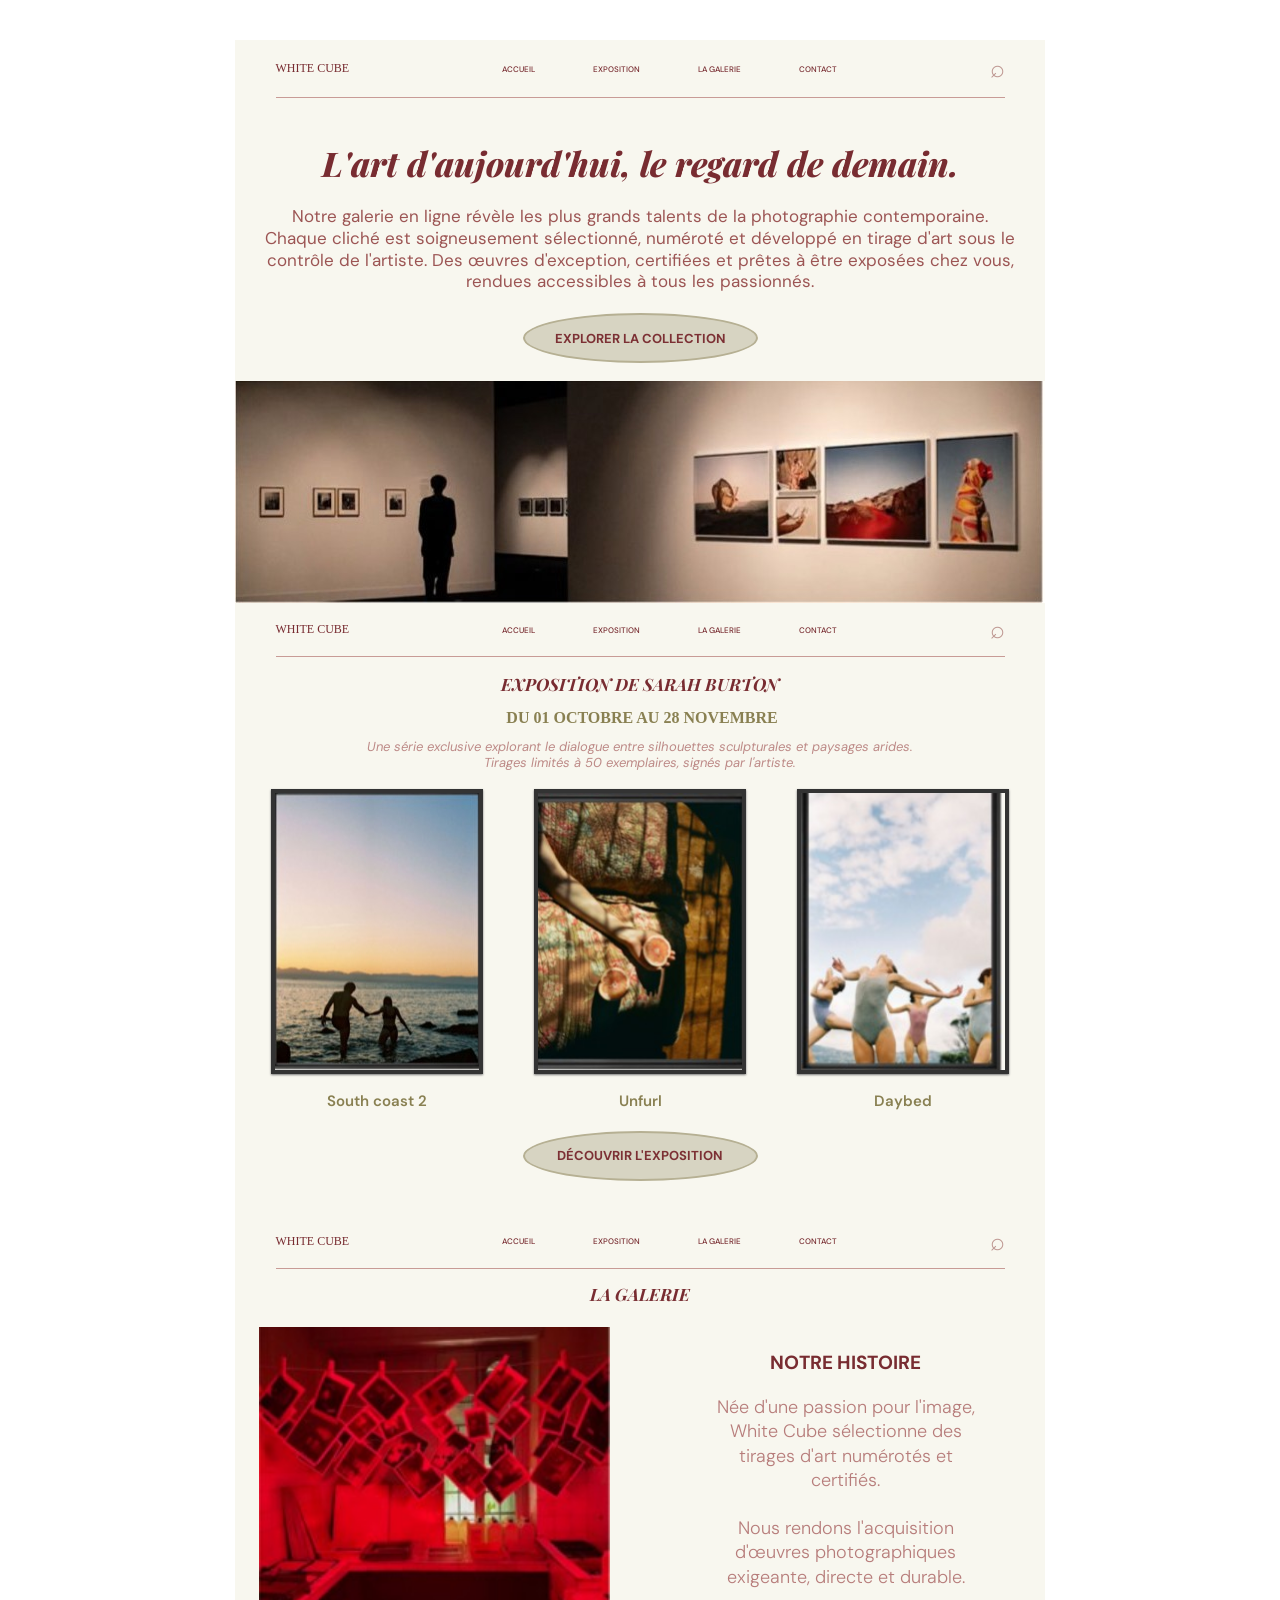
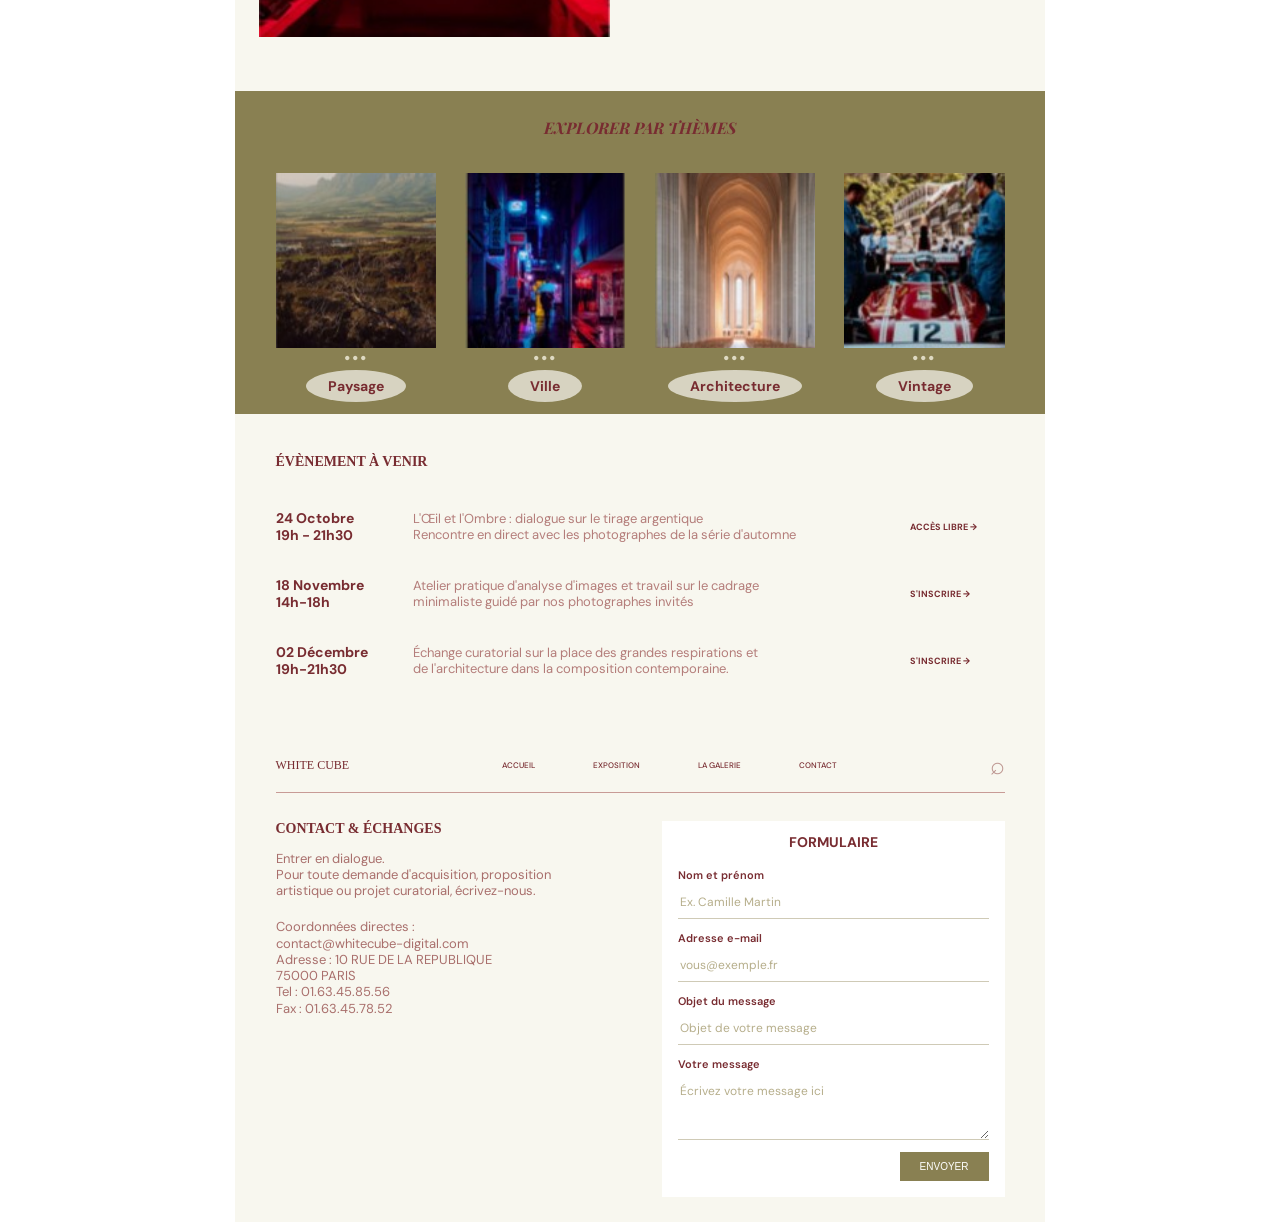
<file: index.html>
<!DOCTYPE html>
<html lang="fr">
<head>
    <meta charset="UTF-8">
    <meta name="viewport" content="width=device-width, initial-scale=1.0">
    <meta name="description" content="White Cube — Galerie en ligne de photographie contemporaine.">
    <title>White Cube Galerie de photographie contemporaine</title>
    <link rel="stylesheet" href="css/style.css">
</head>
<body>

    <header class="mobile-bar">
        <button
            class="menu-toggle"
            aria-label="Ouvrir le menu"
            aria-expanded="false"
            aria-controls="primary-navigation"
            type="button"
        >☰</button>
        <span>Maquette site web</span>
    </header>

    <main class="site">

        <section class="hero" id="accueil">
            <nav class="nav">
                <a class="brand" href="#accueil">WHITE CUBE</a>
                <div class="nav-links" id="primary-navigation">
                    <a href="#accueil">ACCUEIL</a>
                    <a href="#exposition">EXPOSITION</a>
                    <a href="#galerie">LA GALERIE</a>
                    <a href="#contact">CONTACT</a>
                </div>
                <span class="search" aria-hidden="true">⌕</span>
            </nav>

            <div class="hero-copy">
                <h1>L'art d'aujourd'hui, le regard de demain.</h1>
                <p>
                    Notre galerie en ligne révèle les plus grands talents de la photographie contemporaine.<br>
                    Chaque cliché est soigneusement sélectionné, numéroté et développé en tirage d'art sous le<br class="desktop-only">
                    contrôle de l'artiste. Des œuvres d'exception, certifiées et prêtes à être exposées chez vous,<br class="desktop-only">
                    rendues accessibles à tous les passionnés.
                </p>
                <a class="oval-button" href="#exposition">EXPLORER LA COLLECTION</a>
            </div>

            <img class="hero-photo" src="images/hero-gallery.jpg" alt="Vue d'une exposition de photographies">
        </section>

        <section class="exhibition section-pad" id="exposition">
            <nav class="nav compact">
                <a class="brand" href="#accueil">WHITE CUBE</a>
                <div class="nav-links">
                    <a href="#accueil">ACCUEIL</a>
                    <a href="#exposition">EXPOSITION</a>
                    <a href="#galerie">LA GALERIE</a>
                    <a href="#contact">CONTACT</a>
                </div>
                <span class="search" aria-hidden="true">⌕</span>
            </nav>

            <h2>EXPOSITION DE SARAH BURTON</h2>
            <p class="date-line">&nbsp;DU 01 OCTOBRE AU 28 NOVEMBRE</p>
            <p class="intro">
                Une série exclusive explorant le dialogue entre silhouettes sculpturales et paysages arides.<br>
                Tirages limités à 50 exemplaires, signés par l'artiste.
            </p>

            <div class="artworks">
                <article>
                    <img src="images/Unknown-1.jpeg" alt="Photographie South coast 2">
                    <h3>South coast 2</h3>
                </article>
                <article>
                    <img src="images/Unknown-2.jpeg" alt="Photographie Unfurl">
                    <h3>Unfurl</h3>
                </article>
                <article>
                    <img src="images/Unknown-3.jpeg" alt="Photographie Daybed">
                    <h3>Daybed</h3>
                </article>
            </div>

            <a class="oval-button centered" href="pages/exposition-sarah-burton.html">DÉCOUVRIR L'EXPOSITION</a>
        </section>

        <section class="gallery section-pad" id="galerie">
            <nav class="nav compact">
                <a class="brand" href="#accueil">WHITE CUBE</a>
                <div class="nav-links">
                    <a href="#accueil">ACCUEIL</a>
                    <a href="#exposition">EXPOSITION</a>
                    <a href="#galerie">LA GALERIE</a>
                    <a href="#contact">CONTACT</a>
                </div>
                <span class="search" aria-hidden="true">⌕</span>
            </nav>

            <h2 class="section-title">LA GALERIE</h2>
            <div class="story">
                <img src="images/Unknown.jpeg" alt="Atelier de tirage photographique éclairé en rouge">
                <div class="story-copy">
                    <h2>NOTRE HISTOIRE</h2>
                    <p>Née d'une passion pour l'image,<br> White Cube sélectionne des<br> tirages d'art numérotés et<br> certifiés.</p>
                    <p>Nous rendons l'acquisition<br> d'œuvres photographiques<br> exigeante, directe et durable.</p>
                </div>
            </div>
        </section>

        <section class="themes">
            <h2>EXPLORER PAR THÈMES</h2>
            <div class="theme-grid">
                <a href="#contact">
                    <img src="images/theme-landscape.jpg" alt="Paysage">
                    <span class="dots">•••</span>
                    <b>Paysage</b>
                </a>
                <a href="#contact">
                    <img src="images/Unknown-4.jpeg" alt="Ville">
                    <span class="dots">•••</span>
                    <b>Ville</b>
                </a>
                <a href="#contact">
                    <img src="images/theme-architecture.jpg" alt="Architecture">
                    <span class="dots">•••</span>
                    <b>Architecture</b>
                </a>
                <a href="#contact">
                    <img src="images/theme-vintage.jpg" alt="Vintage">
                    <span class="dots">•••</span>
                    <b>Vintage</b>
                </a>
            </div>
        </section>

        <section class="events section-pad">
            <h2>ÉVÈNEMENT À VENIR</h2>
            <div class="event-row">
                <strong>24 Octobre<br>19h - 21h30</strong>
                <p>L'Œil et l'Ombre : dialogue sur le tirage argentique<br>Rencontre en direct avec les photographes de la série d'automne</p>
                <a href="#contact">ACCÈS LIBRE →</a>
            </div>
            <div class="event-row">
                <strong>18 Novembre<br>14h-18h</strong>
                <p>Atelier pratique d'analyse d'images et travail sur le cadrage<br>minimaliste guidé par nos photographes invités</p>
                <a href="pages/reservation-18-novembre.html">S'INSCRIRE →</a>
            </div>
            <div class="event-row">
                <strong>02 Décembre<br>19h-21h30</strong>
                <p>Échange curatorial sur la place des grandes respirations et<br>de l'architecture dans la composition contemporaine.</p>
                <a href="#contact">S'INSCRIRE →</a>
            </div>
        </section>

        <footer id="contact">
            <nav class="nav compact">
                <a class="brand" href="#accueil">WHITE CUBE</a>
                <div class="nav-links">
                    <a href="#accueil">ACCUEIL</a>
                    <a href="#exposition">EXPOSITION</a>
                    <a href="#galerie">LA GALERIE</a>
                    <a href="#contact">CONTACT</a>
                </div>
                <span class="search" aria-hidden="true">⌕</span>
            </nav>

            <div class="contact-layout">
                <div class="contact-copy">
                    <h2>CONTACT &amp; ÉCHANGES</h2>
                    <p>Entrer en dialogue.<br>Pour toute demande d'acquisition, proposition<br> artistique ou projet curatorial, écrivez-nous.</p>
                    <p>
                        Coordonnées directes :<br>
                        contact@whitecube-digital.com<br>
                        Adresse : 10 RUE DE LA REPUBLIQUE<br>
                        75000 PARIS<br>
                        Tel : 01.63.45.85.56<br>
                        Fax : 01.63.45.78.52
                    </p>
                </div>

                <form class="contact-form" onsubmit="event.preventDefault(); alert('Merci pour votre message !');">
                    <h2>FORMULAIRE</h2>
                    <label for="contact-name">Nom et prénom</label>
                    <input id="contact-name" name="name" type="text" autocomplete="name" placeholder="Ex. Camille Martin" required>

                    <label for="contact-email">Adresse e-mail</label>
                    <input id="contact-email" name="email" type="email" autocomplete="email" placeholder="vous@exemple.fr" required>

                    <label for="contact-subject">Objet du message</label>
                    <input id="contact-subject" name="subject" type="text" placeholder="Objet de votre message">

                    <label for="contact-message">Votre message</label>
                    <textarea id="contact-message" name="message" placeholder="Écrivez votre message ici" rows="3" required></textarea>

                    <button type="submit">ENVOYER</button>
                </form>
            </div>
        </footer>

    </main>

    <script>
        const navLinks = document.querySelector('#primary-navigation');
        const menuToggle = document.querySelector('.menu-toggle');

        menuToggle.addEventListener('click', () => {
            const isOpen = menuToggle.getAttribute('aria-expanded') === 'true';
            menuToggle.setAttribute('aria-expanded', String(!isOpen));
            menuToggle.setAttribute('aria-label', isOpen ? 'Ouvrir le menu' : 'Fermer le menu');
            navLinks.classList.toggle('open', !isOpen);
        });

        document.querySelectorAll('.nav-links a').forEach(link => {
            link.addEventListener('click', () => {
                navLinks.classList.remove('open');
                menuToggle.setAttribute('aria-expanded', 'false');
                menuToggle.setAttribute('aria-label', 'Ouvrir le menu');
            });
        });
    </script>
</body>
</html>
</file>
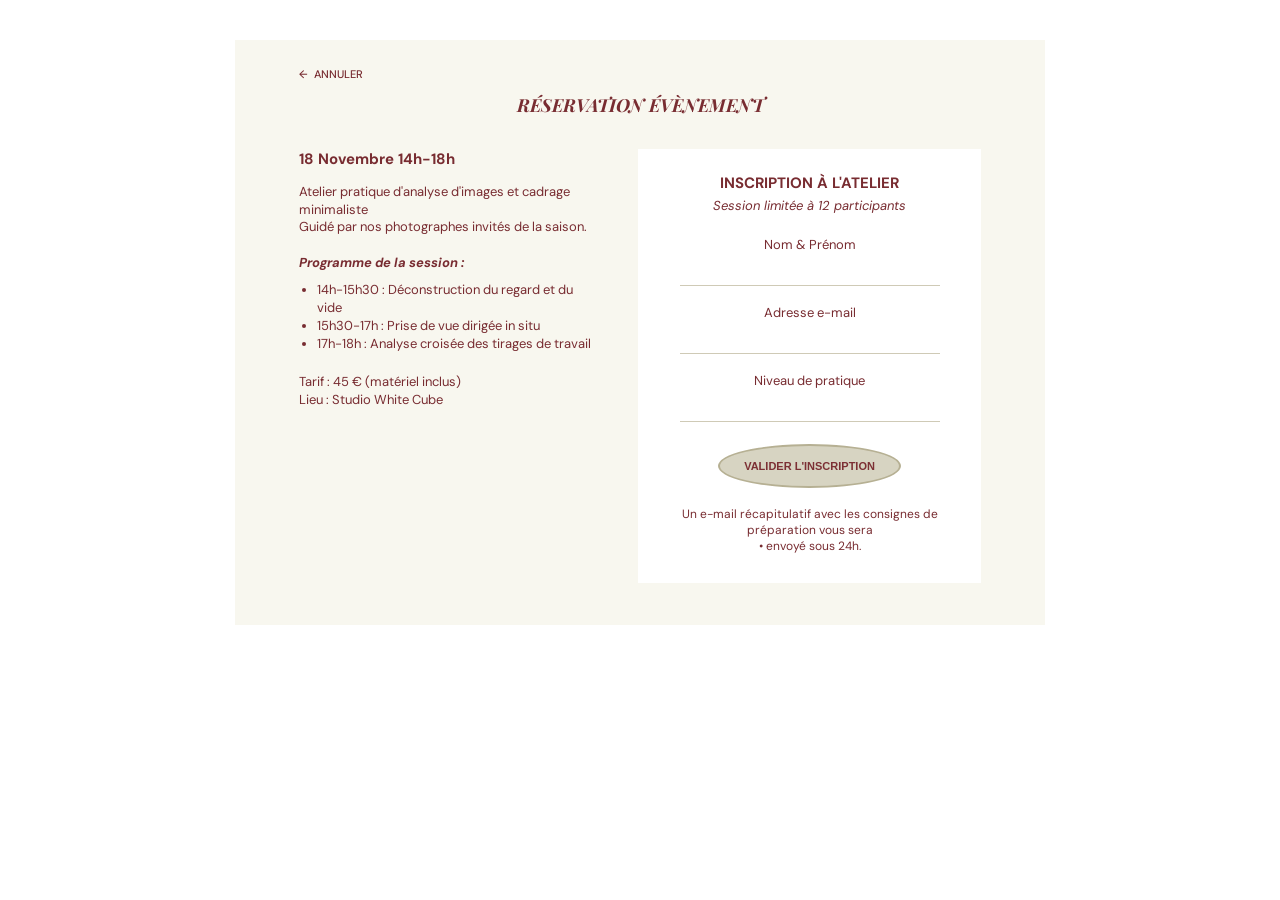
<file: reservation-18-novembre.html>
<!DOCTYPE html>
<html lang="fr">
<head>
    <meta charset="UTF-8">
    <meta name="viewport" content="width=device-width, initial-scale=1.0">
    <meta name="description" content="Réservation atelier du 18 Novembre chez White Cube.">
    <title>Réservation Évènement 18 Novembre — White Cube</title>
    <link rel="stylesheet" href="CSS SITE INTERNET.css">
</head>
<body>

    <main class="site reservation-page">
        <div class="reservation-top">
            <a class="cancel-link" href="index.html">
                <span aria-hidden="true">←</span> ANNULER
            </a>
        </div>

        <h1 class="reservation-title">RÉSERVATION ÉVÈNEMENT</h1>

        <div class="reservation-grid">
            <div class="reservation-info">
                <h2>18 Novembre 14h-18h</h2>
                <p>
                    Atelier pratique d'analyse d'images et cadrage minimaliste<br>
                    Guidé par nos photographes invités de la saison.
                </p>

                <h3>Programme de la session :</h3>
                <ul>
                    <li>14h-15h30 : Déconstruction du regard et du vide</li>
                    <li>15h30-17h : Prise de vue dirigée in situ</li>
                    <li>17h-18h : Analyse croisée des tirages de travail</li>
                </ul>

                <p class="reservation-details">
                    Tarif : 45 € (matériel inclus)<br>
                    Lieu : Studio White Cube
                </p>
            </div>

            <div class="reservation-card">
                <h2>INSCRIPTION À L'ATELIER</h2>
                <p class="spots-subtitle">Session limitée à 12 participants</p>

                <form id="workshop-form" class="workshop-form" onsubmit="handleReservation(event)">
                    <label for="res-name">Nom &amp; Prénom</label>
                    <input id="res-name" name="name" type="text" required>

                    <label for="res-email">Adresse e-mail</label>
                    <input id="res-email" name="email" type="email" required>

                    <label for="res-level">Niveau de pratique</label>
                    <input id="res-level" name="level" type="text" required>

                    <button type="submit" class="oval-button oval-submit-btn">VALIDER L'INSCRIPTION</button>
                </form>

                <p id="reservation-feedback" class="reservation-note">
                    Un e-mail récapitulatif avec les consignes de préparation vous sera<br>
                    • envoyé sous 24h.
                </p>
            </div>
        </div>
    </main>

    <script>
        function handleReservation(event) {
            event.preventDefault();
            const name = document.getElementById('res-name').value;
            const feedback = document.getElementById('reservation-feedback');
            feedback.innerHTML = `<strong>Merci ${name} !</strong> Votre pré-inscription pour le 18 Novembre est confirmée.<br>Un e-mail récapitulatif vous sera envoyé sous 24h.`;
            document.getElementById('workshop-form').reset();
        }
    </script>
</body>
</html>
</file>
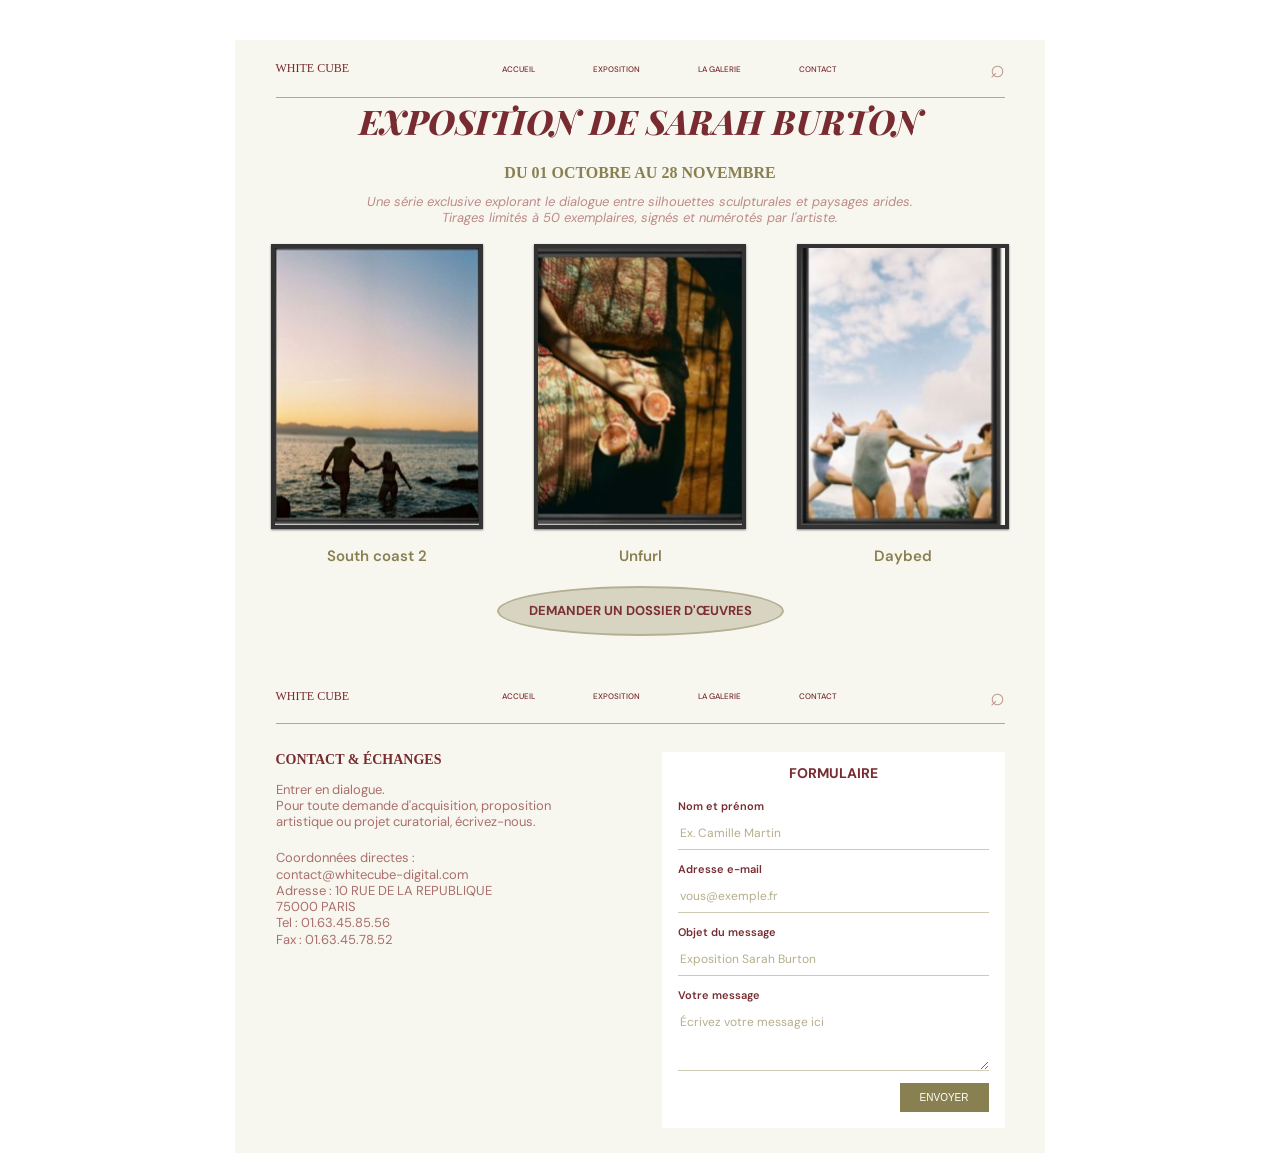
<file: pages/exposition-sarah-burton.html>
<!DOCTYPE html>
<html lang="fr">
<head>
    <meta charset="UTF-8">
    <meta name="viewport" content="width=device-width, initial-scale=1.0">
    <meta name="description" content="Exposition de Sarah Burton — White Cube, galerie de photographie contemporaine.">
    <title>Exposition de Sarah Burton — White Cube</title>
    <link rel="stylesheet" href="../css/style.css">
</head>
<body>

    <header class="mobile-bar">
        <button
            class="menu-toggle"
            aria-label="Ouvrir le menu"
            aria-expanded="false"
            aria-controls="primary-navigation"
            type="button"
        >☰</button>
        <span>Exposition Sarah Burton</span>
    </header>

    <main class="site">

        <section class="exhibition section-pad" id="top">
            <nav class="nav">
                <a class="brand" href="../index.html">WHITE CUBE</a>
                <div class="nav-links" id="primary-navigation">
                    <a href="../index.html">ACCUEIL</a>
                    <a href="#oeuvres">EXPOSITION</a>
                    <a href="../index.html#galerie">LA GALERIE</a>
                    <a href="../index.html#contact">CONTACT</a>
                </div>
                <span class="search" aria-hidden="true">⌕</span>
            </nav>

            <div id="oeuvres">
                <h1>EXPOSITION DE SARAH BURTON</h1>
                <p class="date-line">DU 01 OCTOBRE AU 28 NOVEMBRE</p>
                <p class="intro">
                    Une série exclusive explorant le dialogue entre silhouettes sculpturales et paysages arides.<br>
                    Tirages limités à 50 exemplaires, signés et numérotés par l'artiste.
                </p>

                <div class="artworks">
                    <article>
                        <img src="../images/Unknown-1.jpeg" alt="Photographie South coast 2 par Sarah Burton">
                        <h3>South coast 2</h3>
                    </article>
                    <article>
                        <img src="../images/Unknown-2.jpeg" alt="Photographie Unfurl par Sarah Burton">
                        <h3>Unfurl</h3>
                    </article>
                    <article>
                        <img src="../images/Unknown-3.jpeg" alt="Photographie Daybed par Sarah Burton">
                        <h3>Daybed</h3>
                    </article>
                </div>

                <a class="oval-button centered" href="../index.html#contact">DEMANDER UN DOSSIER D'ŒUVRES</a>
            </div>
        </section>

        <footer id="contact">
            <nav class="nav compact">
                <a class="brand" href="../index.html">WHITE CUBE</a>
                <div class="nav-links">
                    <a href="../index.html">ACCUEIL</a>
                    <a href="#oeuvres">EXPOSITION</a>
                    <a href="../index.html#galerie">LA GALERIE</a>
                    <a href="../index.html#contact">CONTACT</a>
                </div>
                <span class="search" aria-hidden="true">⌕</span>
            </nav>

            <div class="contact-layout">
                <div class="contact-copy">
                    <h2>CONTACT &amp; ÉCHANGES</h2>
                    <p>Entrer en dialogue.<br>Pour toute demande d'acquisition, proposition<br> artistique ou projet curatorial, écrivez-nous.</p>
                    <p>
                        Coordonnées directes :<br>
                        contact@whitecube-digital.com<br>
                        Adresse : 10 RUE DE LA REPUBLIQUE<br>
                        75000 PARIS<br>
                        Tel : 01.63.45.85.56<br>
                        Fax : 01.63.45.78.52
                    </p>
                </div>

                <form class="contact-form" onsubmit="event.preventDefault(); alert('Merci pour votre message !');">
                    <h2>FORMULAIRE</h2>
                    <label for="contact-name">Nom et prénom</label>
                    <input id="contact-name" name="name" type="text" autocomplete="name" placeholder="Ex. Camille Martin" required>

                    <label for="contact-email">Adresse e-mail</label>
                    <input id="contact-email" name="email" type="email" autocomplete="email" placeholder="vous@exemple.fr" required>

                    <label for="contact-subject">Objet du message</label>
                    <input id="contact-subject" name="subject" type="text" placeholder="Exposition Sarah Burton">

                    <label for="contact-message">Votre message</label>
                    <textarea id="contact-message" name="message" placeholder="Écrivez votre message ici" rows="3" required></textarea>

                    <button type="submit">ENVOYER</button>
                </form>
            </div>
        </footer>

    </main>

    <script>
        const navLinks = document.querySelector('#primary-navigation');
        const menuToggle = document.querySelector('.menu-toggle');

        if (menuToggle && navLinks) {
            menuToggle.addEventListener('click', () => {
                const isOpen = menuToggle.getAttribute('aria-expanded') === 'true';
                menuToggle.setAttribute('aria-expanded', String(!isOpen));
                menuToggle.setAttribute('aria-label', isOpen ? 'Ouvrir le menu' : 'Fermer le menu');
                navLinks.classList.toggle('open', !isOpen);
            });

            document.querySelectorAll('.nav-links a').forEach(link => {
                link.addEventListener('click', () => {
                    navLinks.classList.remove('open');
                    menuToggle.setAttribute('aria-expanded', 'false');
                    menuToggle.setAttribute('aria-label', 'Ouvrir le menu');
                });
            });
        }
    </script>
</body>
</html>
</file>
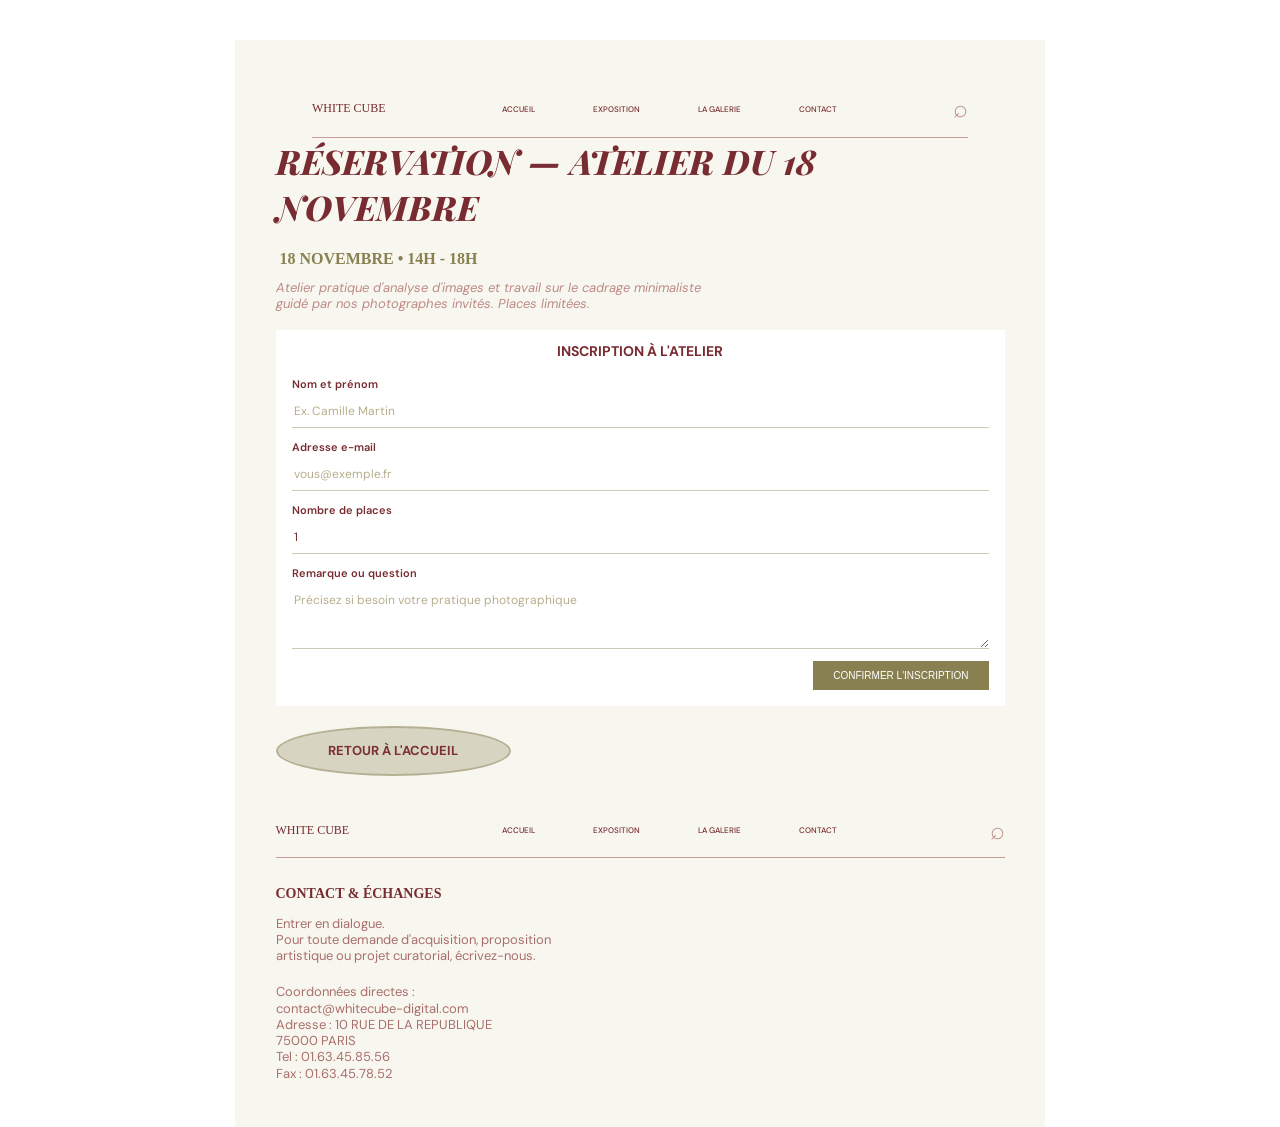
<file: pages/reservation-18-novembre.html>
<!DOCTYPE html>
<html lang="fr">
<head>
    <meta charset="UTF-8">
    <meta name="viewport" content="width=device-width, initial-scale=1.0">
    <meta name="description" content="Réservation atelier du 18 novembre — White Cube.">
    <title>Réservation du 18 novembre — White Cube</title>
    <link rel="stylesheet" href="../css/style.css">
</head>
<body>

    <header class="mobile-bar">
        <button
            class="menu-toggle"
            aria-label="Ouvrir le menu"
            aria-expanded="false"
            aria-controls="primary-navigation"
            type="button"
        >☰</button>
        <span>Réservation 18 novembre</span>
    </header>

    <main class="site">

        <section class="events section-pad" id="reservation">
            <nav class="nav">
                <a class="brand" href="../index.html">WHITE CUBE</a>
                <div class="nav-links" id="primary-navigation">
                    <a href="../index.html">ACCUEIL</a>
                    <a href="exposition-sarah-burton.html">EXPOSITION</a>
                    <a href="../index.html#galerie">LA GALERIE</a>
                    <a href="../index.html#contact">CONTACT</a>
                </div>
                <span class="search" aria-hidden="true">⌕</span>
            </nav>

            <h1>RÉSERVATION — ATELIER DU 18 NOVEMBRE</h1>
            <p class="date-line">&nbsp;18 NOVEMBRE • 14H - 18H</p>
            <p class="intro">
                Atelier pratique d'analyse d'images et travail sur le cadrage minimaliste<br>
                guidé par nos photographes invités. Places limitées.
            </p>

            <form class="contact-form" onsubmit="event.preventDefault(); alert('Votre demande de réservation pour le 18 novembre a bien été prise en compte.');">
                <h2>INSCRIPTION À L'ATELIER</h2>
                <label for="resa-name">Nom et prénom</label>
                <input id="resa-name" name="name" type="text" autocomplete="name" placeholder="Ex. Camille Martin" required>

                <label for="resa-email">Adresse e-mail</label>
                <input id="resa-email" name="email" type="email" autocomplete="email" placeholder="vous@exemple.fr" required>

                <label for="resa-places">Nombre de places</label>
                <input id="resa-places" name="places" type="number" min="1" max="4" value="1" required>

                <label for="resa-note">Remarque ou question</label>
                <textarea id="resa-note" name="note" placeholder="Précisez si besoin votre pratique photographique" rows="3"></textarea>

                <button type="submit">CONFIRMER L'INSCRIPTION</button>
            </form>

            <a class="oval-button centered" href="../index.html">RETOUR À L'ACCUEIL</a>
        </section>

        <footer id="contact">
            <nav class="nav compact">
                <a class="brand" href="../index.html">WHITE CUBE</a>
                <div class="nav-links">
                    <a href="../index.html">ACCUEIL</a>
                    <a href="exposition-sarah-burton.html">EXPOSITION</a>
                    <a href="../index.html#galerie">LA GALERIE</a>
                    <a href="../index.html#contact">CONTACT</a>
                </div>
                <span class="search" aria-hidden="true">⌕</span>
            </nav>

            <div class="contact-layout">
                <div class="contact-copy">
                    <h2>CONTACT &amp; ÉCHANGES</h2>
                    <p>Entrer en dialogue.<br>Pour toute demande d'acquisition, proposition<br> artistique ou projet curatorial, écrivez-nous.</p>
                    <p>
                        Coordonnées directes :<br>
                        contact@whitecube-digital.com<br>
                        Adresse : 10 RUE DE LA REPUBLIQUE<br>
                        75000 PARIS<br>
                        Tel : 01.63.45.85.56<br>
                        Fax : 01.63.45.78.52
                    </p>
                </div>
            </div>
        </footer>

    </main>

    <script>
        const navLinks = document.querySelector('#primary-navigation');
        const menuToggle = document.querySelector('.menu-toggle');

        if (menuToggle && navLinks) {
            menuToggle.addEventListener('click', () => {
                const isOpen = menuToggle.getAttribute('aria-expanded') === 'true';
                menuToggle.setAttribute('aria-expanded', String(!isOpen));
                menuToggle.setAttribute('aria-label', isOpen ? 'Ouvrir le menu' : 'Fermer le menu');
                navLinks.classList.toggle('open', !isOpen);
            });

            document.querySelectorAll('.nav-links a').forEach(link => {
                link.addEventListener('click', () => {
                    navLinks.classList.remove('open');
                    menuToggle.setAttribute('aria-expanded', 'false');
                    menuToggle.setAttribute('aria-label', 'Ouvrir le menu');
                });
            });
        }
    </script>
</body>
</html>
</file>
<file: css/style.css>
@import url('https://fonts.googleapis.com/css2?family=DM+Sans:wght@300;400;500;600&family=Playfair+Display:ital,wght@0,600;0,700;0,800;1,700;1,800&display=swap');

:root {
    --paper: #f8f7ef;
    --wine: #782c31;
    --rose: #b77d7b;
    --olive: #898052;
    --line: #c89b96;
}

* {
    box-sizing: border-box;
}

html {
    scroll-behavior: smooth;
}

body {
    margin: 0;
    background: #fff;
    color: var(--wine);
    font-family: 'DM Sans', Arial, sans-serif;
}

.site {
    width: min(810px, 86%);
    margin: 40px auto 0;
    background: var(--paper);
    overflow: hidden;
}

.mobile-bar {
    display: none;
}

.nav {
    height: 58px;
    margin: 0 5%;
    display: flex;
    align-items: center;
    justify-content: space-between;
    border-bottom: 1px solid var(--line);
    gap: 18px;
}

.brand {
    font: 12px Georgia, serif;
    color: var(--wine);
    text-decoration: none;
    white-space: nowrap;
}

.nav-links {
    display: flex;
    gap: clamp(18px, 5vw, 58px);
    align-items: center;
}

.nav-links a {
    font-size: 8px;
    text-decoration: none;
    color: var(--wine);
    font-weight: 500;
    transition: color 160ms ease;
}

.nav-links a:hover,
.nav-links a:focus-visible {
    color: var(--rose);
}

.search {
    font-size: 25px;
    color: #bd9690;
    line-height: 1;
}

.hero-copy {
    text-align: center;
    padding: 42px 3% 18px;
}

h1 {
    font: italic 800 clamp(24px, 3.3vw, 34px) 'Playfair Display', Georgia, serif;
    margin: 0 0 20px;
}

.hero-copy p {
    font-size: clamp(13px, 1.65vw, 17px);
    line-height: 1.28;
    margin: 0 auto 20px;
    color: #9c5554;
}

.oval-button {
    display: inline-flex;
    align-items: center;
    justify-content: center;
    min-height: 50px;
    padding: 0 30px;
    border: 2px solid #b6b093;
    border-radius: 50%;
    background: #d7d4c2;
    color: #7c3034;
    text-decoration: none;
    font-size: 13px;
    font-weight: 700;
    white-space: nowrap;
    cursor: pointer;
    transition: background-color 160ms ease, transform 160ms ease;
}

.oval-button:hover {
    background: #e2dfd1;
    transform: translateY(-2px);
}

.oval-button:focus-visible,
.nav a:focus-visible,
.event-row a:focus-visible,
.theme-grid a:focus-visible,
.contact-form button:focus-visible,
.menu-toggle:focus-visible {
    outline: 3px solid var(--wine);
    outline-offset: 3px;
}

.hero-copy .oval-button {
    margin-left: 0;
    min-width: 235px;
}

.hero-photo {
    display: block;
    width: 100%;
    height: 222px;
    object-fit: cover;
}

.section-pad {
    padding: 0 0 34px;
}

.compact {
    height: 54px;
}

.exhibition {
    text-align: center;
}

.exhibition h2,
.section-title {
    font: italic 700 17px 'Playfair Display', Georgia, serif;
    margin: 16px 0 14px;
}

.date-line {
    font: 700 16px Georgia, serif;
    color: var(--olive);
    margin: 0 0 12px;
}

.intro {
    font-size: 13px;
    font-style: italic;
    color: #bd8a87;
    line-height: 1.25;
    margin: 0 0 17px;
}

.artworks {
    display: grid;
    grid-template-columns: repeat(3, 1fr);
    gap: 7%;
    padding: 0 4.5%;
    align-items: start;
}

.artworks article {
    margin: 0;
}

.artworks img {
    width: 100%;
    height: clamp(190px, 30vw, 285px);
    object-fit: cover;
    border: 4px solid #333;
    box-shadow: 0 1px 2px #777;
}

.artworks h3 {
    font: 600 15px 'DM Sans', sans-serif;
    color: var(--olive);
    margin: 12px 0 0;
}

.centered {
    margin: 20px auto 0;
    min-width: 235px;
}

.gallery {
    padding-bottom: 0;
}

.section-title {
    text-align: center;
    margin: 14px 0 22px;
}

.story {
    display: grid;
    grid-template-columns: 1fr 1fr;
    gap: 8%;
    align-items: center;
    padding: 0 3% 54px;
}

.story > img {
    width: 100%;
    height: 310px;
    object-fit: cover;
}

.story-copy {
    text-align: center;
    color: var(--rose);
}

.story-copy h2 {
    font-size: 19px;
    color: var(--wine);
    margin: 0 0 20px;
}

.story-copy p {
    font-size: 18px;
    font-weight: 300;
    line-height: 1.35;
    margin: 0 0 24px;
}

.themes {
    background: var(--olive);
    padding: 26px 5% 12px;
    text-align: center;
}

.themes h2 {
    font: italic 700 16px 'Playfair Display', Georgia, serif;
    margin: 0 0 35px;
    color: var(--wine);
}

.theme-grid {
    display: grid;
    grid-template-columns: repeat(4, 1fr);
    gap: 4%;
}

.theme-grid a {
    display: flex;
    flex-direction: column;
    align-items: center;
    text-decoration: none;
    color: var(--wine);
}

.theme-grid img {
    width: 100%;
    height: 175px;
    object-fit: cover;
}

.dots {
    font-size: 18px;
    letter-spacing: 2px;
    color: #ded9c2;
    line-height: 20px;
}

.theme-grid b {
    font-size: 14px;
    background: #d7d3c1;
    border-radius: 50%;
    padding: 7px 22px;
    margin-top: 2px;
}

.events {
    padding: 40px 5% 28px;
}

.events > h2,
.contact-copy h2 {
    font: 700 14px Georgia, serif;
    margin: 0 0 40px;
}

.event-row {
    display: grid;
    grid-template-columns: 125px 1fr 95px;
    gap: 12px;
    align-items: center;
    margin-bottom: 32px;
    font-size: 13px;
    color: #b47d7a;
}

.event-row strong {
    color: var(--wine);
    font-size: 14px;
    line-height: 1.25;
}

.event-row p {
    margin: 0;
    line-height: 1.25;
}

.event-row a {
    font-size: 9px;
    font-weight: 700;
    text-decoration: none;
    color: var(--wine);
    white-space: nowrap;
}

footer {
    padding-bottom: 25px;
}

.contact-layout {
    display: grid;
    grid-template-columns: 1fr 1fr;
    gap: 6%;
    padding: 28px 5% 0;
}

.contact-copy h2 {
    margin: 0 0 14px;
}

.contact-copy p {
    font-size: 13px;
    color: #a96f6c;
    line-height: 1.25;
    margin: 0 0 20px;
}

.contact-form {
    background: #fff;
    padding: 12px 16px 16px;
    display: flex;
    flex-direction: column;
    gap: 12px;
}

.contact-form label {
    margin-bottom: -8px;
    color: var(--wine);
    font-size: 11px;
    font-weight: 600;
}

.contact-form h2 {
    text-align: center;
    font-size: 14px;
    margin: 0 0 5px;
}

.contact-form input,
.contact-form textarea {
    font: 12px 'DM Sans', sans-serif;
    color: var(--wine);
    border: 0;
    border-bottom: 1px solid #cfcab6;
    padding: 8px 2px;
    resize: vertical;
    outline: none;
}

.contact-form input::placeholder,
.contact-form textarea::placeholder {
    color: #b6ae8b;
}

.contact-form button {
    align-self: flex-end;
    background: var(--olive);
    border: 0;
    color: #fff;
    padding: 9px 20px;
    font-size: 10px;
    cursor: pointer;
}

/* =========================================================
   PAGE 1 : EXPOSITION DE SARAH BURTON
   ========================================================= */
.expo-main-title {
    text-align: center;
    font: italic 700 18px 'Playfair Display', Georgia, serif;
    margin: 26px 0 32px;
}

.expo-detail-grid {
    display: grid;
    grid-template-columns: 1fr 1fr;
    gap: 6%;
    padding: 0 5% 24px;
    align-items: start;
}

.framed-artwork {
    border: 4px solid #333;
    box-shadow: 0 1px 3px #777;
    background: #fff;
    margin-bottom: 18px;
}

.framed-artwork img {
    display: block;
    width: 100%;
    height: 360px;
    object-fit: cover;
}

.artwork-thumbnails {
    display: flex;
    justify-content: center;
    gap: 14px;
    align-items: flex-start;
}

.thumb-btn {
    background: none;
    border: 2px solid #333;
    padding: 0;
    cursor: pointer;
    opacity: 0.7;
    transition: opacity 160ms ease, transform 160ms ease;
}

.thumb-btn:hover,
.thumb-btn.active {
    opacity: 1;
    transform: translateY(-2px);
}

.thumb-btn:nth-child(1) img {
    display: block;
    width: 105px;
    height: 75px;
    object-fit: cover;
}

.thumb-btn:nth-child(2) img {
    display: block;
    width: 70px;
    height: 98px;
    object-fit: cover;
}

.thumb-btn:nth-child(3) img {
    display: block;
    width: 70px;
    height: 112px;
    object-fit: cover;
}

.expo-specs {
    padding-top: 8px;
}

.expo-specs h2 {
    font-size: 15px;
    font-weight: 400;
    margin: 0 0 2px;
}

.expo-dates {
    font-size: 13px;
    color: var(--olive);
    margin: 0 0 18px;
}

.expo-desc {
    font-size: 13px;
    line-height: 1.35;
    color: #9c5554;
    margin: 0 0 20px;
}

.expo-meta {
    list-style: none;
    padding: 0;
    margin: 0 0 28px;
    font-size: 13px;
}

.expo-meta li {
    margin-bottom: 10px;
}

.expo-meta em {
    font-weight: 600;
}

.contact-gallery-link {
    display: inline-flex;
    align-items: center;
    gap: 10px;
    font-size: 12px;
    font-weight: 700;
    color: var(--wine);
    text-decoration: none;
}

.contact-gallery-link:hover {
    text-decoration: underline;
}

/* =========================================================
   PAGE 2 : RÉSERVATION ÉVÈNEMENT 18 NOVEMBRE
   ========================================================= */
.reservation-page {
    padding: 22px 5% 42px;
}

.reservation-top {
    margin-bottom: 10px;
}

.cancel-link {
    display: inline-flex;
    align-items: center;
    gap: 6px;
    font-size: 11px;
    font-weight: 500;
    color: var(--wine);
    text-decoration: none;
}

.cancel-link:hover {
    text-decoration: underline;
}

.reservation-title {
    text-align: center;
    font: italic 700 18px 'Playfair Display', Georgia, serif;
    margin: 8px 0 32px;
}

.reservation-grid {
    display: grid;
    grid-template-columns: 1fr 1.15fr;
    gap: 6%;
    align-items: start;
}

.reservation-info h2 {
    font-size: 15px;
    font-weight: 700;
    margin: 0 0 14px;
}

.reservation-info p {
    font-size: 13px;
    line-height: 1.35;
    margin: 0 0 18px;
}

.reservation-info h3 {
    font-size: 13px;
    font-style: italic;
    font-weight: 700;
    margin: 0 0 10px;
}

.reservation-info ul {
    padding-left: 18px;
    margin: 0 0 20px;
    font-size: 13px;
    line-height: 1.4;
}

.reservation-card {
    background: #fff;
    padding: 24px 28px 28px;
    text-align: center;
}

.reservation-card h2 {
    font-size: 15px;
    font-weight: 700;
    margin: 0 0 4px;
}

.spots-subtitle {
    font-size: 13px;
    font-style: italic;
    margin: 0 0 22px;
}

.workshop-form {
    display: flex;
    flex-direction: column;
    align-items: center;
    max-width: 260px;
    margin: 0 auto;
}

.workshop-form label {
    font-size: 13px;
    margin-bottom: 4px;
}

.workshop-form input {
    width: 100%;
    border: 0;
    border-bottom: 1px solid #cfcab6;
    background: transparent;
    color: var(--wine);
    text-align: center;
    font: 12px 'DM Sans', sans-serif;
    padding: 6px 2px;
    margin-bottom: 18px;
    outline: none;
}

.oval-submit-btn {
    min-height: 44px;
    padding: 0 24px;
    font-size: 11px;
    margin: 4px 0 18px;
}

.reservation-note {
    font-size: 12px;
    line-height: 1.35;
    margin: 0;
}

/* =========================================================
   RESPONSIVE MOBILE
   ========================================================= */
@media (max-width: 650px) {
    .mobile-bar {
        height: 68px;
        background: #292929;
        color: white;
        display: flex;
        align-items: center;
        justify-content: center;
        font-size: 20px;
        position: sticky;
        top: 0;
        z-index: 5;
    }

    .menu-toggle {
        position: absolute;
        left: 20px;
        background: none;
        border: 0;
        color: white;
        font-size: 26px;
        cursor: pointer;
    }

    .menu-toggle[aria-expanded="true"] {
        color: #e6d9c9;
    }

    .site {
        width: 100%;
        margin: 0;
    }

    .nav {
        height: 48px;
        margin: 0 4%;
        gap: 8px;
    }

    .brand {
        font-size: 10px;
    }

    .nav-links {
        display: none;
        gap: clamp(8px, 3vw, 20px);
    }

    .nav-links.open {
        display: flex;
        position: fixed;
        left: 0;
        right: 0;
        top: 68px;
        background: var(--paper);
        border-bottom: 1px solid var(--line);
        padding: 18px 16px;
        flex-direction: column;
        gap: 18px;
        justify-content: center;
        z-index: 10;
        box-shadow: 0 8px 18px rgb(40 20 20 / 12%);
    }

    .nav-links a {
        font-size: 12px;
    }

    .search {
        font-size: 20px;
    }

    .hero-copy {
        padding: 30px 4% 16px;
    }

    h1 {
        font-size: 24px;
        margin-bottom: 17px;
    }

    .hero-copy p {
        font-size: 14px;
        line-height: 1.28;
    }

    .desktop-only {
        display: none;
    }

    .hero-copy .oval-button {
        margin: 4px auto 0;
        min-width: 195px;
        min-height: 43px;
        font-size: 11px;
    }

    .hero-photo {
        height: 195px;
    }

    .compact {
        height: 48px;
    }

    .exhibition h2,
    .section-title {
        font-size: 16px;
    }

    .date-line {
        font-size: 14px;
    }

    .intro {
        font-size: 11px;
        padding: 0 8px;
    }

    .artworks {
        grid-template-columns: repeat(2, minmax(0, 1fr));
        gap: 20px;
        padding: 0 5%;
    }

    .artworks img {
        height: clamp(155px, 43vw, 235px);
        border-width: 3px;
    }

    .artworks h3 {
        font-size: 12px;
    }

    .oval-button {
        min-height: 43px;
        font-size: 11px;
    }

    .centered {
        min-width: 205px;
        margin-top: 16px;
    }

    .story {
        gap: 6%;
        padding: 0 4% 36px;
    }

    .story > img {
        height: 240px;
    }

    .story-copy h2 {
        font-size: 16px;
        margin-bottom: 14px;
    }

    .story-copy p {
        font-size: 14px;
        margin-bottom: 18px;
    }

    .themes {
        padding: 22px 5% 12px;
    }

    .themes h2 {
        font-size: 14px;
        margin-bottom: 26px;
    }

    .theme-grid {
        gap: 3%;
    }

    .theme-grid img {
        height: clamp(112px, 24vw, 160px);
    }

    .theme-grid b {
        font-size: 11px;
        padding: 6px 13px;
    }

    .events {
        padding: 32px 5% 15px;
    }

    .events > h2 {
        margin-bottom: 28px;
    }

    .event-row {
        grid-template-columns: 82px 1fr;
        gap: 8px;
        margin-bottom: 24px;
        font-size: 11px;
    }

    .event-row strong {
        font-size: 12px;
    }

    .event-row p br {
        display: none;
    }

    .event-row a {
        grid-column: 2;
        text-align: right;
        margin-top: -4px;
    }

    .contact-layout {
        gap: 4%;
        padding: 22px 4% 0;
    }

    .contact-copy h2 {
        font-size: 12px;
    }

    .contact-copy p {
        font-size: 10px;
    }

    .contact-form {
        padding: 10px 9px;
        gap: 9px;
    }

    .contact-form h2 {
        font-size: 12px;
    }

    .contact-form input,
    .contact-form textarea {
        font-size: 10px;
    }

    .expo-detail-grid,
    .reservation-grid {
        grid-template-columns: 1fr;
        gap: 24px;
    }
}

@media (max-width: 480px) {
    .story {
        grid-template-columns: 1fr;
        gap: 22px;
    }

    .story > img {
        height: clamp(205px, 60vw, 240px);
    }

    .contact-layout {
        grid-template-columns: 1fr;
        gap: 12px;
    }
}

@media (max-width: 390px) {
    .nav-links {
        gap: 7px;
    }

    .nav-links a {
        font-size: 6px;
    }

    .story-copy p {
        font-size: 12px;
    }

    .event-row {
        grid-template-columns: 75px 1fr;
    }
}
</file>
<file: CSS SITE INTERNET.css>
@import url('https://fonts.googleapis.com/css2?family=DM+Sans:wght@300;400;500;600&family=Playfair+Display:ital,wght@0,600;0,700;0,800;1,700;1,800&display=swap');

:root {
    --paper: #f8f7ef;
    --wine: #782c31;
    --rose: #b77d7b;
    --olive: #898052;
    --line: #c89b96;
}

* {
    box-sizing: border-box;
}

html {
    scroll-behavior: smooth;
}

body {
    margin: 0;
    background: #fff;
    color: var(--wine);
    font-family: 'DM Sans', Arial, sans-serif;
}

.site {
    width: min(810px, 86%);
    margin: 40px auto 0;
    background: var(--paper);
    overflow: hidden;
}

.mobile-bar {
    display: none;
}

.nav {
    height: 58px;
    margin: 0 5%;
    display: flex;
    align-items: center;
    justify-content: space-between;
    border-bottom: 1px solid var(--line);
    gap: 18px;
}

.brand {
    font: 12px Georgia, serif;
    color: var(--wine);
    text-decoration: none;
    white-space: nowrap;
}

.nav-links {
    display: flex;
    gap: clamp(18px, 5vw, 58px);
    align-items: center;
}

.nav-links a {
    font-size: 8px;
    text-decoration: none;
    color: var(--wine);
    font-weight: 500;
    transition: color 160ms ease;
}

.nav-links a:hover,
.nav-links a:focus-visible {
    color: var(--rose);
}

.search {
    font-size: 25px;
    color: #bd9690;
    line-height: 1;
}

.hero-copy {
    text-align: center;
    padding: 42px 3% 18px;
}

h1 {
    font: italic 800 clamp(24px, 3.3vw, 34px) 'Playfair Display', Georgia, serif;
    margin: 0 0 20px;
}

.hero-copy p {
    font-size: clamp(13px, 1.65vw, 17px);
    line-height: 1.28;
    margin: 0 auto 20px;
    color: #9c5554;
}

.oval-button {
    display: inline-flex;
    align-items: center;
    justify-content: center;
    min-height: 50px;
    padding: 0 30px;
    border: 2px solid #b6b093;
    border-radius: 50%;
    background: #d7d4c2;
    color: #7c3034;
    text-decoration: none;
    font-size: 13px;
    font-weight: 700;
    white-space: nowrap;
    cursor: pointer;
    transition: background-color 160ms ease, transform 160ms ease;
}

.oval-button:hover {
    background: #e2dfd1;
    transform: translateY(-2px);
}

.oval-button:focus-visible,
.nav a:focus-visible,
.event-row a:focus-visible,
.theme-grid a:focus-visible,
.contact-form button:focus-visible,
.menu-toggle:focus-visible {
    outline: 3px solid var(--wine);
    outline-offset: 3px;
}

.hero-copy .oval-button {
    margin-left: 0;
    min-width: 235px;
}

.hero-photo {
    display: block;
    width: 100%;
    height: 222px;
    object-fit: cover;
}

.section-pad {
    padding: 0 0 34px;
}

.compact {
    height: 54px;
}

.exhibition {
    text-align: center;
}

.exhibition h2,
.section-title {
    font: italic 700 17px 'Playfair Display', Georgia, serif;
    margin: 16px 0 14px;
}

.date-line {
    font: 700 16px Georgia, serif;
    color: var(--olive);
    margin: 0 0 12px;
}

.intro {
    font-size: 13px;
    font-style: italic;
    color: #bd8a87;
    line-height: 1.25;
    margin: 0 0 17px;
}

.artworks {
    display: grid;
    grid-template-columns: repeat(3, 1fr);
    gap: 7%;
    padding: 0 4.5%;
    align-items: start;
}

.artworks article {
    margin: 0;
}

.artworks img {
    width: 100%;
    height: clamp(190px, 30vw, 285px);
    object-fit: cover;
    border: 4px solid #333;
    box-shadow: 0 1px 2px #777;
}

.artworks h3 {
    font: 600 15px 'DM Sans', sans-serif;
    color: var(--olive);
    margin: 12px 0 0;
}

.centered {
    margin: 20px auto 0;
    min-width: 235px;
}

.gallery {
    padding-bottom: 0;
}

.section-title {
    text-align: center;
    margin: 14px 0 22px;
}

.story {
    display: grid;
    grid-template-columns: 1fr 1fr;
    gap: 8%;
    align-items: center;
    padding: 0 3% 54px;
}

.story > img {
    width: 100%;
    height: 310px;
    object-fit: cover;
}

.story-copy {
    text-align: center;
    color: var(--rose);
}

.story-copy h2 {
    font-size: 19px;
    color: var(--wine);
    margin: 0 0 20px;
}

.story-copy p {
    font-size: 18px;
    font-weight: 300;
    line-height: 1.35;
    margin: 0 0 24px;
}

.themes {
    background: var(--olive);
    padding: 26px 5% 12px;
    text-align: center;
}

.themes h2 {
    font: italic 700 16px 'Playfair Display', Georgia, serif;
    margin: 0 0 35px;
    color: var(--wine);
}

.theme-grid {
    display: grid;
    grid-template-columns: repeat(4, 1fr);
    gap: 4%;
}

.theme-grid a {
    display: flex;
    flex-direction: column;
    align-items: center;
    text-decoration: none;
    color: var(--wine);
}

.theme-grid img {
    width: 100%;
    height: 175px;
    object-fit: cover;
}

.dots {
    font-size: 18px;
    letter-spacing: 2px;
    color: #ded9c2;
    line-height: 20px;
}

.theme-grid b {
    font-size: 14px;
    background: #d7d3c1;
    border-radius: 50%;
    padding: 7px 22px;
    margin-top: 2px;
}

.events {
    padding: 40px 5% 28px;
}

.events > h2,
.contact-copy h2 {
    font: 700 14px Georgia, serif;
    margin: 0 0 40px;
}

.event-row {
    display: grid;
    grid-template-columns: 125px 1fr 95px;
    gap: 12px;
    align-items: center;
    margin-bottom: 32px;
    font-size: 13px;
    color: #b47d7a;
}

.event-row strong {
    color: var(--wine);
    font-size: 14px;
    line-height: 1.25;
}

.event-row p {
    margin: 0;
    line-height: 1.25;
}

.event-row a {
    font-size: 9px;
    font-weight: 700;
    text-decoration: none;
    color: var(--wine);
    white-space: nowrap;
}

footer {
    padding-bottom: 25px;
}

.contact-layout {
    display: grid;
    grid-template-columns: 1fr 1fr;
    gap: 6%;
    padding: 28px 5% 0;
}

.contact-copy h2 {
    margin: 0 0 14px;
}

.contact-copy p {
    font-size: 13px;
    color: #a96f6c;
    line-height: 1.25;
    margin: 0 0 20px;
}

.contact-form {
    background: #fff;
    padding: 12px 16px 16px;
    display: flex;
    flex-direction: column;
    gap: 12px;
}

.contact-form label {
    margin-bottom: -8px;
    color: var(--wine);
    font-size: 11px;
    font-weight: 600;
}

.contact-form h2 {
    text-align: center;
    font-size: 14px;
    margin: 0 0 5px;
}

.contact-form input,
.contact-form textarea {
    font: 12px 'DM Sans', sans-serif;
    color: var(--wine);
    border: 0;
    border-bottom: 1px solid #cfcab6;
    padding: 8px 2px;
    resize: vertical;
    outline: none;
}

.contact-form input::placeholder,
.contact-form textarea::placeholder {
    color: #b6ae8b;
}

.contact-form button {
    align-self: flex-end;
    background: var(--olive);
    border: 0;
    color: #fff;
    padding: 9px 20px;
    font-size: 10px;
    cursor: pointer;
}

/* =========================================================
   PAGE 1 : EXPOSITION DE SARAH BURTON
   ========================================================= */
.expo-main-title {
    text-align: center;
    font: italic 700 18px 'Playfair Display', Georgia, serif;
    margin: 26px 0 32px;
}

.expo-detail-grid {
    display: grid;
    grid-template-columns: 1fr 1fr;
    gap: 6%;
    padding: 0 5% 24px;
    align-items: start;
}

.framed-artwork {
    border: 4px solid #333;
    box-shadow: 0 1px 3px #777;
    background: #fff;
    margin-bottom: 18px;
}

.framed-artwork img {
    display: block;
    width: 100%;
    height: 360px;
    object-fit: cover;
}

.artwork-thumbnails {
    display: flex;
    justify-content: center;
    gap: 14px;
    align-items: flex-start;
}

.thumb-btn {
    background: none;
    border: 2px solid #333;
    padding: 0;
    cursor: pointer;
    opacity: 0.7;
    transition: opacity 160ms ease, transform 160ms ease;
}

.thumb-btn:hover,
.thumb-btn.active {
    opacity: 1;
    transform: translateY(-2px);
}

.thumb-btn:nth-child(1) img {
    display: block;
    width: 105px;
    height: 75px;
    object-fit: cover;
}

.thumb-btn:nth-child(2) img {
    display: block;
    width: 70px;
    height: 98px;
    object-fit: cover;
}

.thumb-btn:nth-child(3) img {
    display: block;
    width: 70px;
    height: 112px;
    object-fit: cover;
}

.expo-specs {
    padding-top: 8px;
}

.expo-specs h2 {
    font-size: 15px;
    font-weight: 400;
    margin: 0 0 2px;
}

.expo-dates {
    font-size: 13px;
    color: var(--olive);
    margin: 0 0 18px;
}

.expo-desc {
    font-size: 13px;
    line-height: 1.35;
    color: #9c5554;
    margin: 0 0 20px;
}

.expo-meta {
    list-style: none;
    padding: 0;
    margin: 0 0 28px;
    font-size: 13px;
}

.expo-meta li {
    margin-bottom: 10px;
}

.expo-meta em {
    font-weight: 600;
}

.contact-gallery-link {
    display: inline-flex;
    align-items: center;
    gap: 10px;
    font-size: 12px;
    font-weight: 700;
    color: var(--wine);
    text-decoration: none;
}

.contact-gallery-link:hover {
    text-decoration: underline;
}

/* =========================================================
   PAGE 2 : RÉSERVATION ÉVÈNEMENT 18 NOVEMBRE
   ========================================================= */
.reservation-page {
    padding: 22px 5% 42px;
}

.reservation-top {
    margin-bottom: 10px;
}

.cancel-link {
    display: inline-flex;
    align-items: center;
    gap: 6px;
    font-size: 11px;
    font-weight: 500;
    color: var(--wine);
    text-decoration: none;
}

.cancel-link:hover {
    text-decoration: underline;
}

.reservation-title {
    text-align: center;
    font: italic 700 18px 'Playfair Display', Georgia, serif;
    margin: 8px 0 32px;
}

.reservation-grid {
    display: grid;
    grid-template-columns: 1fr 1.15fr;
    gap: 6%;
    align-items: start;
}

.reservation-info h2 {
    font-size: 15px;
    font-weight: 700;
    margin: 0 0 14px;
}

.reservation-info p {
    font-size: 13px;
    line-height: 1.35;
    margin: 0 0 18px;
}

.reservation-info h3 {
    font-size: 13px;
    font-style: italic;
    font-weight: 700;
    margin: 0 0 10px;
}

.reservation-info ul {
    padding-left: 18px;
    margin: 0 0 20px;
    font-size: 13px;
    line-height: 1.4;
}

.reservation-card {
    background: #fff;
    padding: 24px 28px 28px;
    text-align: center;
}

.reservation-card h2 {
    font-size: 15px;
    font-weight: 700;
    margin: 0 0 4px;
}

.spots-subtitle {
    font-size: 13px;
    font-style: italic;
    margin: 0 0 22px;
}

.workshop-form {
    display: flex;
    flex-direction: column;
    align-items: center;
    max-width: 260px;
    margin: 0 auto;
}

.workshop-form label {
    font-size: 13px;
    margin-bottom: 4px;
}

.workshop-form input {
    width: 100%;
    border: 0;
    border-bottom: 1px solid #cfcab6;
    background: transparent;
    color: var(--wine);
    text-align: center;
    font: 12px 'DM Sans', sans-serif;
    padding: 6px 2px;
    margin-bottom: 18px;
    outline: none;
}

.oval-submit-btn {
    min-height: 44px;
    padding: 0 24px;
    font-size: 11px;
    margin: 4px 0 18px;
}

.reservation-note {
    font-size: 12px;
    line-height: 1.35;
    margin: 0;
}

/* =========================================================
   RESPONSIVE MOBILE
   ========================================================= */
@media (max-width: 650px) {
    .mobile-bar {
        height: 68px;
        background: #292929;
        color: white;
        display: flex;
        align-items: center;
        justify-content: center;
        font-size: 20px;
        position: sticky;
        top: 0;
        z-index: 5;
    }

    .menu-toggle {
        position: absolute;
        left: 20px;
        background: none;
        border: 0;
        color: white;
        font-size: 26px;
        cursor: pointer;
    }

    .menu-toggle[aria-expanded="true"] {
        color: #e6d9c9;
    }

    .site {
        width: 100%;
        margin: 0;
    }

    .nav {
        height: 48px;
        margin: 0 4%;
        gap: 8px;
    }

    .brand {
        font-size: 10px;
    }

    .nav-links {
        display: none;
        gap: clamp(8px, 3vw, 20px);
    }

    .nav-links.open {
        display: flex;
        position: fixed;
        left: 0;
        right: 0;
        top: 68px;
        background: var(--paper);
        border-bottom: 1px solid var(--line);
        padding: 18px 16px;
        flex-direction: column;
        gap: 18px;
        justify-content: center;
        z-index: 10;
        box-shadow: 0 8px 18px rgb(40 20 20 / 12%);
    }

    .nav-links a {
        font-size: 12px;
    }

    .search {
        font-size: 20px;
    }

    .hero-copy {
        padding: 30px 4% 16px;
    }

    h1 {
        font-size: 24px;
        margin-bottom: 17px;
    }

    .hero-copy p {
        font-size: 14px;
        line-height: 1.28;
    }

    .desktop-only {
        display: none;
    }

    .hero-copy .oval-button {
        margin: 4px auto 0;
        min-width: 195px;
        min-height: 43px;
        font-size: 11px;
    }

    .hero-photo {
        height: 195px;
    }

    .compact {
        height: 48px;
    }

    .exhibition h2,
    .section-title {
        font-size: 16px;
    }

    .date-line {
        font-size: 14px;
    }

    .intro {
        font-size: 11px;
        padding: 0 8px;
    }

    .artworks {
        grid-template-columns: repeat(2, minmax(0, 1fr));
        gap: 20px;
        padding: 0 5%;
    }

    .artworks img {
        height: clamp(155px, 43vw, 235px);
        border-width: 3px;
    }

    .artworks h3 {
        font-size: 12px;
    }

    .oval-button {
        min-height: 43px;
        font-size: 11px;
    }

    .centered {
        min-width: 205px;
        margin-top: 16px;
    }

    .story {
        gap: 6%;
        padding: 0 4% 36px;
    }

    .story > img {
        height: 240px;
    }

    .story-copy h2 {
        font-size: 16px;
        margin-bottom: 14px;
    }

    .story-copy p {
        font-size: 14px;
        margin-bottom: 18px;
    }

    .themes {
        padding: 22px 5% 12px;
    }

    .themes h2 {
        font-size: 14px;
        margin-bottom: 26px;
    }

    .theme-grid {
        gap: 3%;
    }

    .theme-grid img {
        height: clamp(112px, 24vw, 160px);
    }

    .theme-grid b {
        font-size: 11px;
        padding: 6px 13px;
    }

    .events {
        padding: 32px 5% 15px;
    }

    .events > h2 {
        margin-bottom: 28px;
    }

    .event-row {
        grid-template-columns: 82px 1fr;
        gap: 8px;
        margin-bottom: 24px;
        font-size: 11px;
    }

    .event-row strong {
        font-size: 12px;
    }

    .event-row p br {
        display: none;
    }

    .event-row a {
        grid-column: 2;
        text-align: right;
        margin-top: -4px;
    }

    .contact-layout {
        gap: 4%;
        padding: 22px 4% 0;
    }

    .contact-copy h2 {
        font-size: 12px;
    }

    .contact-copy p {
        font-size: 10px;
    }

    .contact-form {
        padding: 10px 9px;
        gap: 9px;
    }

    .contact-form h2 {
        font-size: 12px;
    }

    .contact-form input,
    .contact-form textarea {
        font-size: 10px;
    }

    .expo-detail-grid,
    .reservation-grid {
        grid-template-columns: 1fr;
        gap: 24px;
    }
}

@media (max-width: 480px) {
    .story {
        grid-template-columns: 1fr;
        gap: 22px;
    }

    .story > img {
        height: clamp(205px, 60vw, 240px);
    }

    .contact-layout {
        grid-template-columns: 1fr;
        gap: 12px;
    }
}

@media (max-width: 390px) {
    .nav-links {
        gap: 7px;
    }

    .nav-links a {
        font-size: 6px;
    }

    .story-copy p {
        font-size: 12px;
    }

    .event-row {
        grid-template-columns: 75px 1fr;
    }
}
</file>
